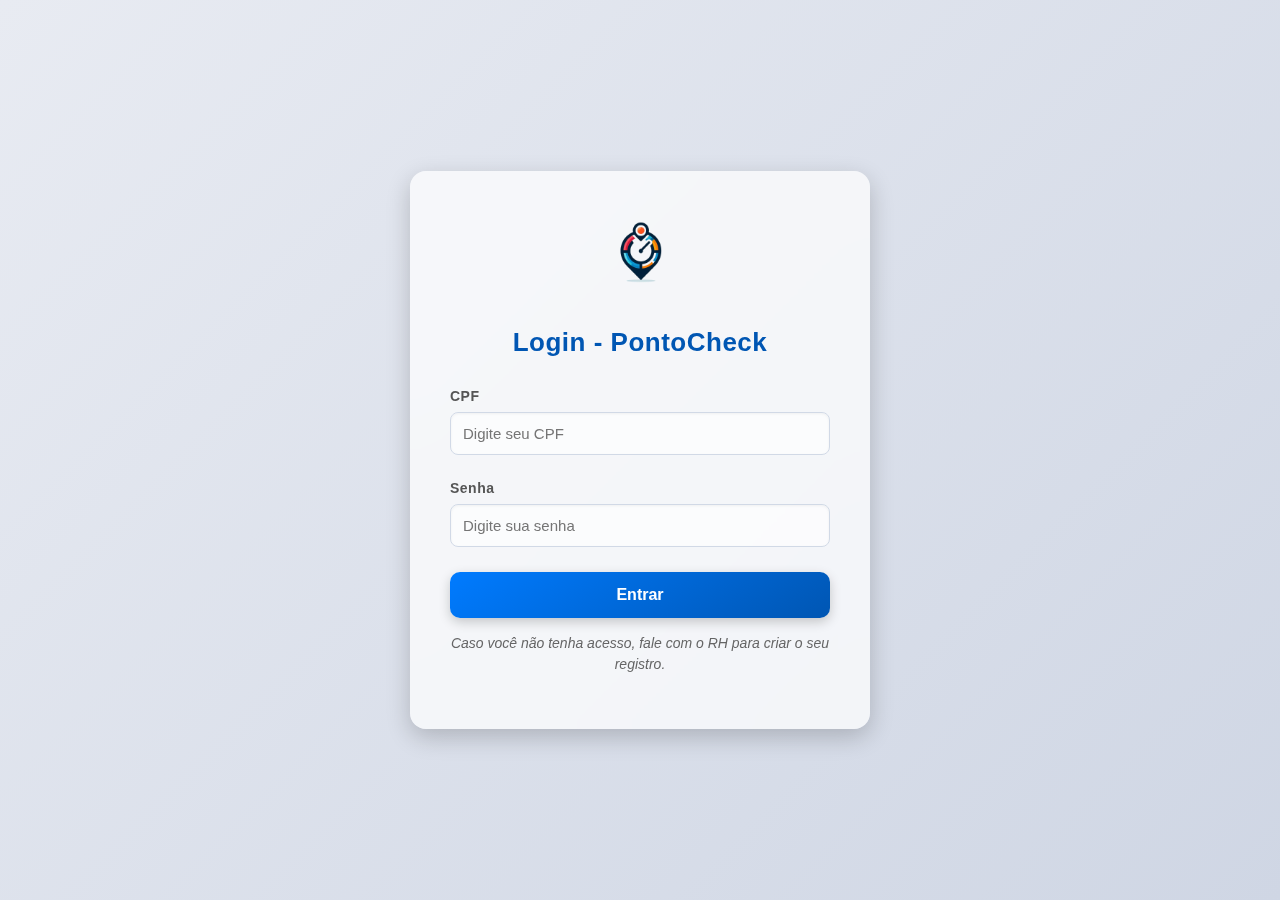
<file: index.html>
<!DOCTYPE html>
<html lang="pt-br">
<head>
    <meta charset="UTF-8">
    <meta name="viewport" content="width=device-width, initial-scale=1.0">
    <link rel="shortcut icon" href="imgs/logo ponto.png" type="image/x-icon" sizes="64x64">
    <title>Login - PontoCheck</title>
    <link rel="stylesheet" href="css/login.css">
</head>
<body>
    <div class="login-container">
        <!-- Logo do PontoCheck -->
        <div class="logo">
            <img src="imgs/logo ponto.png" alt="PontoCheck Logo">
        </div>
        
        <!-- Título e Formulário de Login -->
        <h2>Login - PontoCheck</h2>
        <form onsubmit="handleLogin(event)">
            <div class="form-group">
                <label for="cpf">CPF</label>
                <input type="text" id="cpf" placeholder="Digite seu CPF" required>
            </div>
            <div class="form-group">
                <label for="password">Senha</label>
                <input type="password" id="password" placeholder="Digite sua senha" required>
            </div>
            <button type="submit" class="btn-submit">Entrar</button>
        </form>
        
        <!-- Mensagem Informativa -->
        <p class="info-message">
            Caso você não tenha acesso, fale com o RH para criar o seu registro.
        </p>
    </div>
    <script src="js/login.js"></script>
</body>
</html>
</file>
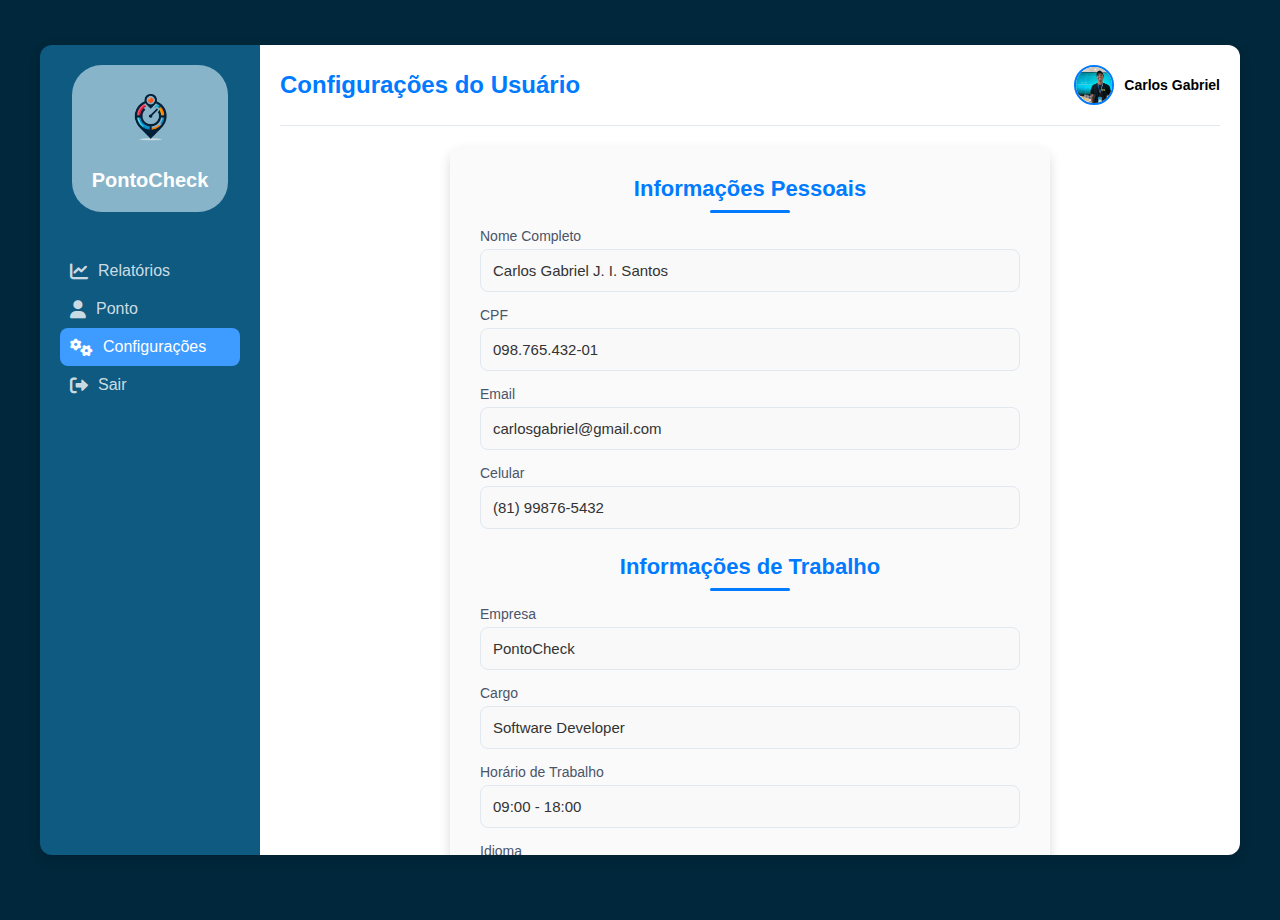
<file: configuracoes.html>
<!DOCTYPE html>
<html lang="pt-br">
<head>
    <meta charset="UTF-8">
    <meta name="viewport" content="width=device-width, initial-scale=1.0">
    <link rel="shortcut icon" href="imgs/logo ponto.png" type="image/x-icon" sizes="64x64">
    <title>Configurações - PontoCheck</title>
    <link rel="stylesheet" href="css/styles.css">
    <link rel="stylesheet" href="css/configuracoes.css">
    <link rel="stylesheet" href="https://cdnjs.cloudflare.com/ajax/libs/font-awesome/6.0.0-beta3/css/all.min.css">
</head>
<body>
    <div class="main-container">
        <!-- Barra Lateral -->
        <aside class="sidebar">
            <div class="logo">
                <a href="ponto.html" style="text-decoration: none; color: #FFFFFF;">
                <img src="imgs/logo ponto.png" alt="PontoCheck Logo">
                <h2>PontoCheck</h2>
            </a>
            </div>
            <nav class="navigation">
                <a href="relatorio.html" class="nav-item"><i class="fas fa-chart-line"></i> Relatórios</a>
                <a href="ponto.html" class="nav-item"><i class="fas fa-user"></i> Ponto</a>
                <a href="configuracoes.html" class="nav-item active"><i class="fas fa-cogs"></i> Configurações</a>
                <a href="index.html" class="nav-item"><i class="fas fa-sign-out-alt"></i> Sair</a>
            </nav>
        </aside>

        <!-- Conteúdo Principal -->
        <div class="content">
            <header class="header">
                <h1>Configurações do Usuário</h1>
                <div class="user-info">
                    <img src="imgs/Eu.jpeg" alt="Foto do Usuário" class="user-photo" onclick="openModal()">
                    <span class="user-name"><a href="configuracoes.html" style="text-decoration: none; color: #000000;">Carlos Gabriel</a></span>
                </div>
            </header>
        
                <!-- Modal para a imagem -->
            <div id="photoModal" class="modal" onclick="closeModal()">
             <span class="close" onclick="closeModal()">&times;</span>
             <img class="modal-content" id="expandedImg">
           </div>

            <!-- Seções de Configurações -->
            <section class="user-settings">
                <!-- Informações Pessoais -->
                <h2>Informações Pessoais</h2>
                <form class="user-info-form">
                    <div class="form-group">
                        <label for="name">Nome Completo</label>
                        <input type="text" id="name" value="Carlos Gabriel J. I. Santos" readonly>
                    </div>
                    <div class="form-group">
                        <label for="cpf">CPF</label>
                        <input type="text" id="cpf" value="098.765.432-01" readonly>
                    </div>
                    <div class="form-group">
                        <label for="email">Email</label>
                        <input type="email" id="email" value="carlosgabriel@gmail.com" readonly>
                    </div>
                    <div class="form-group">
                        <label for="phone">Celular</label>
                        <input type="text" id="phone" value="(81) 99876-5432" readonly>
                    </div>
                </form>

                <!-- Informações de Trabalho -->
                <h2>Informações de Trabalho</h2>
                <form class="user-info-form">
                    <div class="form-group">
                        <label for="company">Empresa</label>
                        <input type="text" id="company" value="PontoCheck" readonly>
                    </div>
                    <div class="form-group">
                        <label for="position">Cargo</label>
                        <input type="text" id="position" value="Software Developer" readonly>
                    </div>
                    <div class="form-group">
                        <label for="work-hours">Horário de Trabalho</label>
                        <input type="text" id="work-hours" value="09:00 - 18:00" readonly>
                    </div>
                    <div class="form-group">
                        <label for="language">Idioma</label>
                        <input type="text" id="language" value="Português" readonly>
                    </div>
                </form>
            </section>
        </div>
    </div>
    <script src="js/script.js"></script>
</body>
</html>
</file>
<file: css/login.css>
/* Estilo do Contêiner de Login */
body {
    background: linear-gradient(135deg, #e8ebf2, #cfd6e4);
    display: flex;
    justify-content: center;
    align-items: center;
    min-height: 100vh;
    font-family: Arial, sans-serif;
    margin: 0;
}

.login-container {
    max-width: 380px;
    width: 100%;
    margin: 30px auto;
    padding: 40px;
    background: rgba(255, 255, 255, 0.7);
    border-radius: 16px;
    box-shadow: 0 8px 24px rgba(0, 0, 0, 0.2);
    backdrop-filter: blur(12px);
    text-align: center;
    transition: transform 0.3s ease, box-shadow 0.3s ease;
}

/* Estilo da Logo */
.logo img {
    width: 90px;
    height: 90px;
    transition: transform 0.3s ease;
}

.logo img:hover {
    transform: rotate(10deg);
}

/* Título */
.login-container h2 {
    color: #0056b3;
    font-size: 26px;
    font-weight: 700;
    margin-bottom: 30px;
    letter-spacing: 0.5px;
}

/* Estilo dos campos do formulário */
.form-group {
    display: flex;
    flex-direction: column;
    margin-bottom: 25px;
    text-align: left;
}

.form-group label {
    font-size: 14px;
    color: #555;
    font-weight: 600;
    margin-bottom: 8px;
    letter-spacing: 0.5px;
}

.form-group input {
    padding: 12px;
    font-size: 15px;
    color: #333;
    background: rgba(255, 255, 255, 0.6);
    border: 1px solid #d1d9e6;
    border-radius: 8px;
    transition: border-color 0.3s, box-shadow 0.3s;
    box-shadow: inset 0 1px 3px rgba(0, 0, 0, 0.05);
}

.form-group input:focus {
    border-color: #007bff;
    outline: none;
    box-shadow: 0 0 8px rgba(0, 123, 255, 0.3);
}

/* Botão de Login */
.btn-submit {
    width: 100%;
    padding: 14px;
    background: linear-gradient(145deg, #007bff, #0056b3);
    color: #fff;
    border: none;
    border-radius: 10px;
    font-size: 16px;
    font-weight: bold;
    cursor: pointer;
    box-shadow: 0 4px 12px rgba(0, 0, 0, 0.2);
    transition: background-color 0.3s, transform 0.1s, box-shadow 0.3s;
}

.btn-submit:hover {
    background: linear-gradient(145deg, #0056b3, #004080);
    box-shadow: 0 6px 16px rgba(0, 0, 0, 0.25);
}

.btn-submit:active {
    transform: scale(0.97);
}

/* Mensagem Informativa */
.info-message {
    margin-top: 15px;
    font-size: 14px;
    color: #555;
    line-height: 1.5;
    text-align: center;
    font-style: italic;
    opacity: 0.9;
}

@media (max-width: 768px) {
    .login-container {
        padding: 30px;
        max-width: 90%;
    }

    .login-container h2 {
        font-size: 22px;
        margin-bottom: 25px;
    }

    .form-group input {
        padding: 10px;
        font-size: 14px;
    }

    .btn-submit {
        padding: 12px;
        font-size: 15px;
    }

    .info-message {
        font-size: 13px;
    }

    .logo img {
        width: 80px;
        height: 80px;
    }
}

@media (max-width: 480px) {
    .login-container {
        padding: 20px;
        max-width: 80%;
    }

    .login-container h2 {
        font-size: 20px;
        margin-bottom: 20px;
    }

    .form-group label {
        font-size: 13px;
    }

    .form-group input {
        padding: 8px;
        font-size: 13px;
    }

    .btn-submit {
        padding: 10px;
        font-size: 14px;
        border-radius: 8px;
    }

    .info-message {
        font-size: 12px;
    }

    .logo img {
        width: 70px;
        height: 70px;
    }
}
</file>
<file: css/configuracoes.css>
/* Estilo da seção de configurações do usuário */
.user-settings {
    margin: 20px auto;
    background: rgba(249, 250, 251, 0.9);
    padding: 30px;
    border-radius: 12px;
    box-shadow: 0 6px 12px rgba(0, 0, 0, 0.15);
    max-width: 600px;
    width: 100%;
}

.user-settings h2 {
    font-size: 22px;
    color: #007bff;
    margin-bottom: 15px;
    text-align: center;
    position: relative;
}

.user-settings h2::after {
    content: '';
    display: block;
    width: 80px;
    height: 3px;
    background-color: #007bff;
    margin: 8px auto;
    border-radius: 5px;
}

/* Formulário de informações do usuário */
.user-info-form {
    display: flex;
    flex-direction: column;
    gap: 15px;
    margin-bottom: 25px;
}

.form-group {
    display: flex;
    flex-direction: column;
}

.form-group label {
    font-size: 14px;
    color: #4a5568;
    margin-bottom: 5px;
    font-weight: 500;
}

.form-group input {
    padding: 12px;
    font-size: 15px;
    color: #333;
    background: #f9f9f9;
    border: 1px solid #e2e8f0;
    border-radius: 8px;
    transition: border-color 0.3s;
}

.form-group input:focus {
    border-color: #007bff;
    outline: none;
}

/* Responsividade */
@media (max-width: 768px) {
    .user-settings {
        padding: 20px;
    }

    .user-settings h2 {
        font-size: 20px;
    }

    .form-group input {
        font-size: 14px;
        padding: 10px;
    }
}

@media (max-width: 480px) {
    .user-settings {
        padding: 15px;
    }

    .user-settings h2 {
        font-size: 18px;
    }

    .form-group input {
        font-size: 13px;
        padding: 8px;
    }

}
</file>
<file: css/styles.css>
/* Reset básico */
* {
    margin: 0;
    padding: 0;
    box-sizing: border-box;
}

/* Configurações gerais */
body {
    font-family: 'Roboto', sans-serif;
    background-color: #00273b;
    display: flex;
    justify-content: center;
    align-items: center;
    min-height: 100vh;
    margin-bottom: 20px;
}

.main-container {
    display: flex;
    width: 100%;
    max-width: 1200px;
    height: 90vh;
    border-radius: 12px;
    overflow: hidden;
    box-shadow: 0 4px 12px rgba(0, 0, 0, 0.15);
}

/* Barra Lateral */
.sidebar {
    width: 220px;
    background-color: #0e5a81;
    color: #fff;
    display: flex;
    flex-direction: column;
    align-items: center;
    padding: 20px;
}

.logo {
    text-align: center;
    margin-bottom: 40px;
    background-color: #87b4c9;
    border-radius: 30px;
    padding: 20px;
}

.logo img {
    width: 70px;
    margin-bottom: 10px;
}

.logo h2 {
    font-size: 20px;
}

.navigation {
    width: 100%;
}

.nav-item {
    color: #ffffffcc;
    font-size: 16px;
    padding: 10px;
    border-radius: 8px;
    display: flex;
    align-items: center;
    gap: 10px;
    text-decoration: none;
    transition: background-color 0.3s;
}

.nav-item:hover,
.nav-item.active {
    background-color: #3e9bff;
    color: #ffffff;
}

.nav-item i {
    font-size: 18px;
}

/* Conteúdo Principal */
.content {
    flex: 1;
    background: #ffffff;
    padding: 20px;
    display: flex;
    flex-direction: column;
    overflow-y: auto;
}

/* Cabeçalho */
.header {
    display: flex;
    justify-content: space-between;
    align-items: center;
    padding-bottom: 20px;
    border-bottom: 1px solid #e2e8f0;
}

.header h1 {
    font-size: 24px;
    color: #007bff;
}

/* Estilo do modal */
.modal {
    display: none;
    position: fixed;
    z-index: 1000;
    left: 0;
    top: 0;
    width: 100%;
    height: 100%;
    background-color: rgba(0, 0, 0, 0.8);
    justify-content: center; /* Centraliza horizontalmente */
    align-items: center; /* Centraliza verticalmente */
    cursor: pointer;
}

.modal-content {
    max-width: 60%;
    max-height: 60%;
    border-radius: 8px;
    box-shadow: 0 4px 12px rgba(0, 0, 0, 0.3);
}

.close {
    position: absolute;
    top: 20px;
    right: 35px;
    font-size: 40px;
    color: #fff;
    font-weight: bold;
    cursor: pointer;
}

/* Cursor de zoom para a imagem de perfil */
.user-photo {
    cursor: zoom-in;
}


.user-info {
    display: flex;
    align-items: center;
}

.user-photo {
    width: 40px;
    height: 40px;
    border-radius: 50%;
    border: 2px solid #007bff;
    margin-right: 10px;
}

.user-name {
    font-weight: bold;
    font-size: 14px;
}

/* Filtros e Resumo */
.filters-summary {
    display: flex;
    justify-content: space-between;
    align-items: center;
    margin-top: 15px;
    margin-bottom: 15px;
    flex-wrap: wrap;
}

.filters {
    display: flex;
    gap: 10px;
    flex-wrap: wrap;
}

.filters input[type="date"] {
    padding: 8px;
    border: 1px solid #cbd5e0;
    border-radius: 8px;
    transition: border-color 0.2s;
    font-size: 14px;
}

.filters input[type="date"]:focus {
    border-color: #007bff;
}

.btn-filter {
    background-color: #007bff;
    color: white;
    padding: 8px 12px;
    border: none;
    border-radius: 8px;
    cursor: pointer;
    display: flex;
    align-items: center;
    gap: 5px;
}

.btn-filter:hover {
    background-color: #0056b3;
}

/* Painel de Resumo */
.summary {
    display: flex;
    gap: 15px;
    flex-wrap: wrap;
    justify-content: center;
}

.summary-item {
    display: flex;
    flex-direction: column;
    justify-content: center;
    align-items: center;
    text-align: center;
    background-color: #f1f5f9;
    color: #007bff;
    padding: 15px 20px;
    border-radius: 8px;
    text-align: center;
    box-shadow: 0 4px 6px rgba(0, 0, 0, 0.1);
    width: 100px;
}

.summary-item span {
    font-size: 12px;
    font-weight: 500;
    color: #4a5568;
}

.summary-item strong {
    font-size: 18px;
}

/* Tabela de Relatório */
.report-table {
    height: auto; /* Define a altura de acordo com o conteúdo */
    max-height: none; /* Remova o limite de altura */
    overflow-y: visible; /* Permite que a tabela se expanda sem rolagem */
}

/* Tabela de Relatório para ajustar a rolagem se necessário */
.report-table table {
    width: 100%;
    border-collapse: collapse;
}

/* Bordas verticais para demarcar cada coluna */
.report-table th,
.report-table td {
    padding: 12px 10px;
    text-align: center;
    border-bottom: 1px solid #e2e8f0; /* Linha horizontal entre as linhas */
    border-right: 1px solid #e2e8f0; /* Linha vertical para separar colunas */
}

/* Remove a borda da última coluna para evitar borda dupla */
.report-table th:last-child,
.report-table td:last-child {
    border-right: none;
}


.report-table th {
    background-color: #007bff;
    color: white;
    font-size: 14px;
}

.report-table tr:hover {
    background-color: #f9fbfd;
}

.report-table td {
    color: #4a5568;
    font-size: 14px;
}

/* Gráfico */
.chart {
    padding: 15px 0;
    margin: 40px auto;
    width: 75%; /* Ajuste conforme necessário */
    height: 450px; /* Exemplo de altura reduzida */
}

/* Responsividade */
@media (max-width: 1024px) {
    .main-container {
        flex-direction: column;
        height: auto;
    }

    .sidebar {
        width: 100%;
        flex-direction: row;
        align-items: center;
        justify-content: space-between;
        padding: 10px;
    }

    .logo {
        display: flex;
        align-items: center;
        gap: 10px;
    }

    .navigation {
        display: flex;
        gap: 20px;
    }

    .nav-item {
        font-size: 14px;
        padding: 8px;
    }

    .content {
        padding: 15px;
    }

    .header h1 {
        font-size: 22px;
    }

    .user-info .user-photo {
        width: 35px;
        height: 35px;
    }

    .filters-summary {
        display: flex;
        flex-wrap: wrap;
        gap: 15px;
        justify-content: space-between;
    }

    .filters,
    .summary {
        flex: 1;
    }

    .summary {
        display: flex;
        justify-content: space-around;
        gap: 15px;
    }
}

@media (max-width: 768px) {
    .sidebar {
        display: none; /* Oculta a sidebar para mais espaço de conteúdo */
    }

    .header h1 {
        font-size: 20px;
    }

    .user-info {
        gap: 8px;
    }

    .filters-summary {
        flex-direction: row;
        flex-wrap: wrap;
        gap: 10px;
        justify-content: center;
    }

    .filters {
        flex: 1;
        display: flex;
        flex-direction: row;
        flex-wrap: wrap;
        gap: 10px;
        justify-content: center;
    }

    .summary {
        flex: 1;
        display: flex;
        flex-direction: row;
        gap: 10px;
        justify-content: center;
        flex-wrap: wrap;
    }

    .summary-item {
        width: 70px;
        padding: 8px;
        font-size: 12px;
    }

    .report-table th,
    .report-table td {
        font-size: 12px;
        padding: 8px;
    }

    .btn-filter {
        font-size: 13px;
        padding: 6px 12px;
    }
}

@media (max-width: 480px) {
    .header h1 {
        font-size: 18px;
        text-align: center;
    }

    .user-info .user-photo {
        width: 30px;
        height: 30px;
    }

    .filters-summary {
        align-items: center;
        gap: 15px;
    }

    .filters {
        flex-direction: column;
        width: 100%;
        gap: 10px;
        align-items: center;
    }

    .summary {
        flex-direction: column;
        align-items: center;
        gap: 10px;
    }

    .summary-item {
        width: 90px;
        padding: 8px;
        font-size: 11px;
    }

    .report-table th,
    .report-table td {
        font-size: 11px;
        padding: 6px;
    }

    .btn-filter {
        padding: 5px 10px;
        font-size: 12px;
    }

    .chart canvas {
        width: 100%;
        height: 200px;
    }
}
</file>
